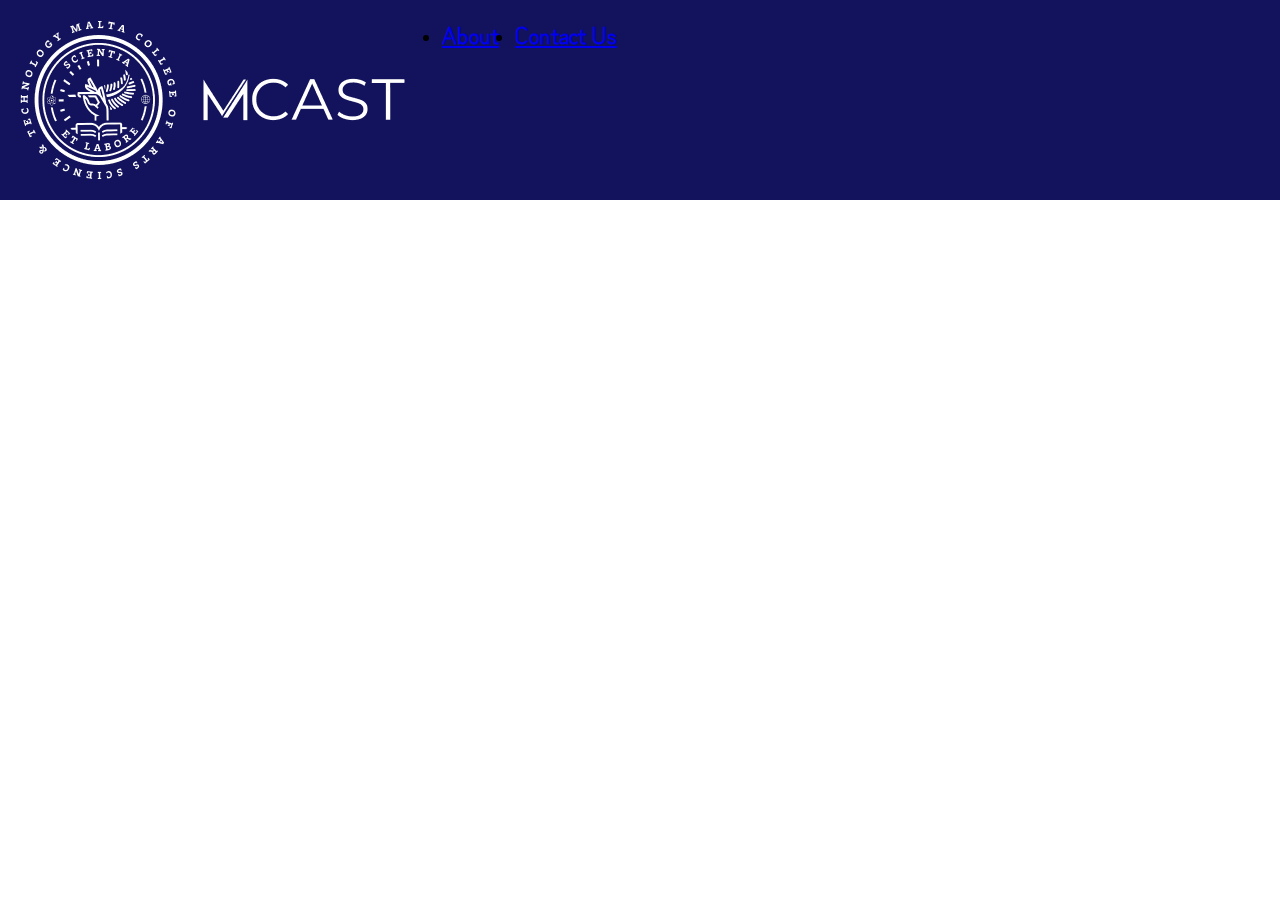
<file: index.html>
<!DOCTYPE html>
<html lang="en">
<head>
    <meta charset="UTF-8">
    <meta name="viewport" content="width=device-width, initial-scale=1.0">
    <link rel="stylesheet" href="style.css">
    <title>MCAST</title>
</head>

<body>
    <main>
        <section id="Banner" class="d-flex bg-dark center">
        <img src="Assets/Primary-White-2.png" alt="MCAST Logo" width= auto height= auto>  
        
        <nav class="btn m-1 p-1">
            <ul class="link-light li-style d-flex gap-2">
                <li><a href="about.html"><h2>About</h2></a></li>
                <li><a href="contact.html"><h2>Contact Us</h2></a></li>
            </ul>
        </nav>
        </section>
    </main>
</body>
</html>
</file>
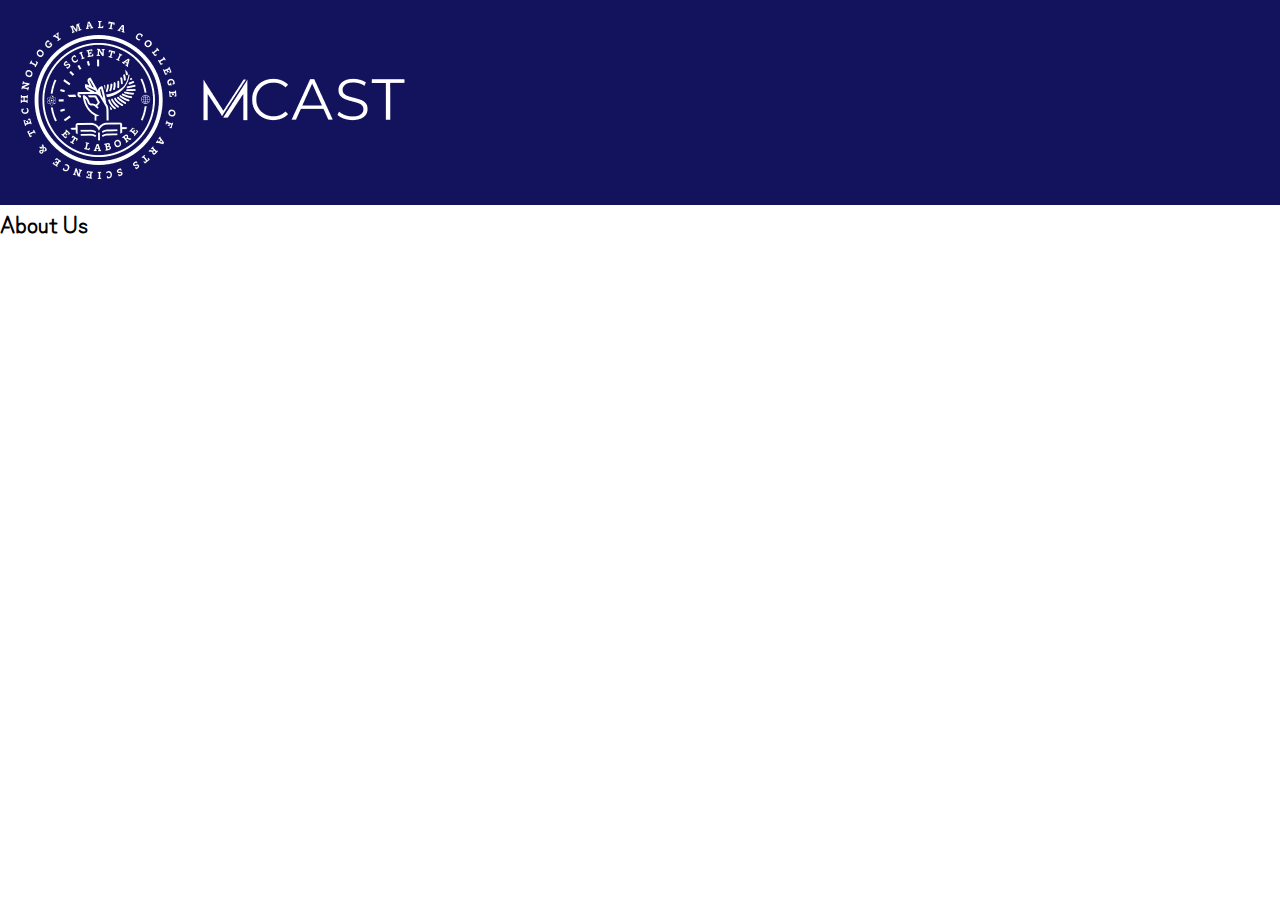
<file: about.html>
<!DOCTYPE html>
<html lang="en">
<head>
    <meta charset="UTF-8">
    <meta name="viewport" content="width=device-width, initial-scale=1.0">
    <link rel="stylesheet" href="style.css">
    <title>About</title>
</head>
<body>
    <main>
        <section id="Banner" class="flex-between bg-dark">
            <nav>
                <a href="index.html">         
                    <img src="Assets/Primary-White-2.png" alt="MCAST Logo" width= auto height= auto> 
                </a>
            </nav> 
        </section>
    </main>
    
    <h2>About Us</h2>
</body>
</html>
</file>
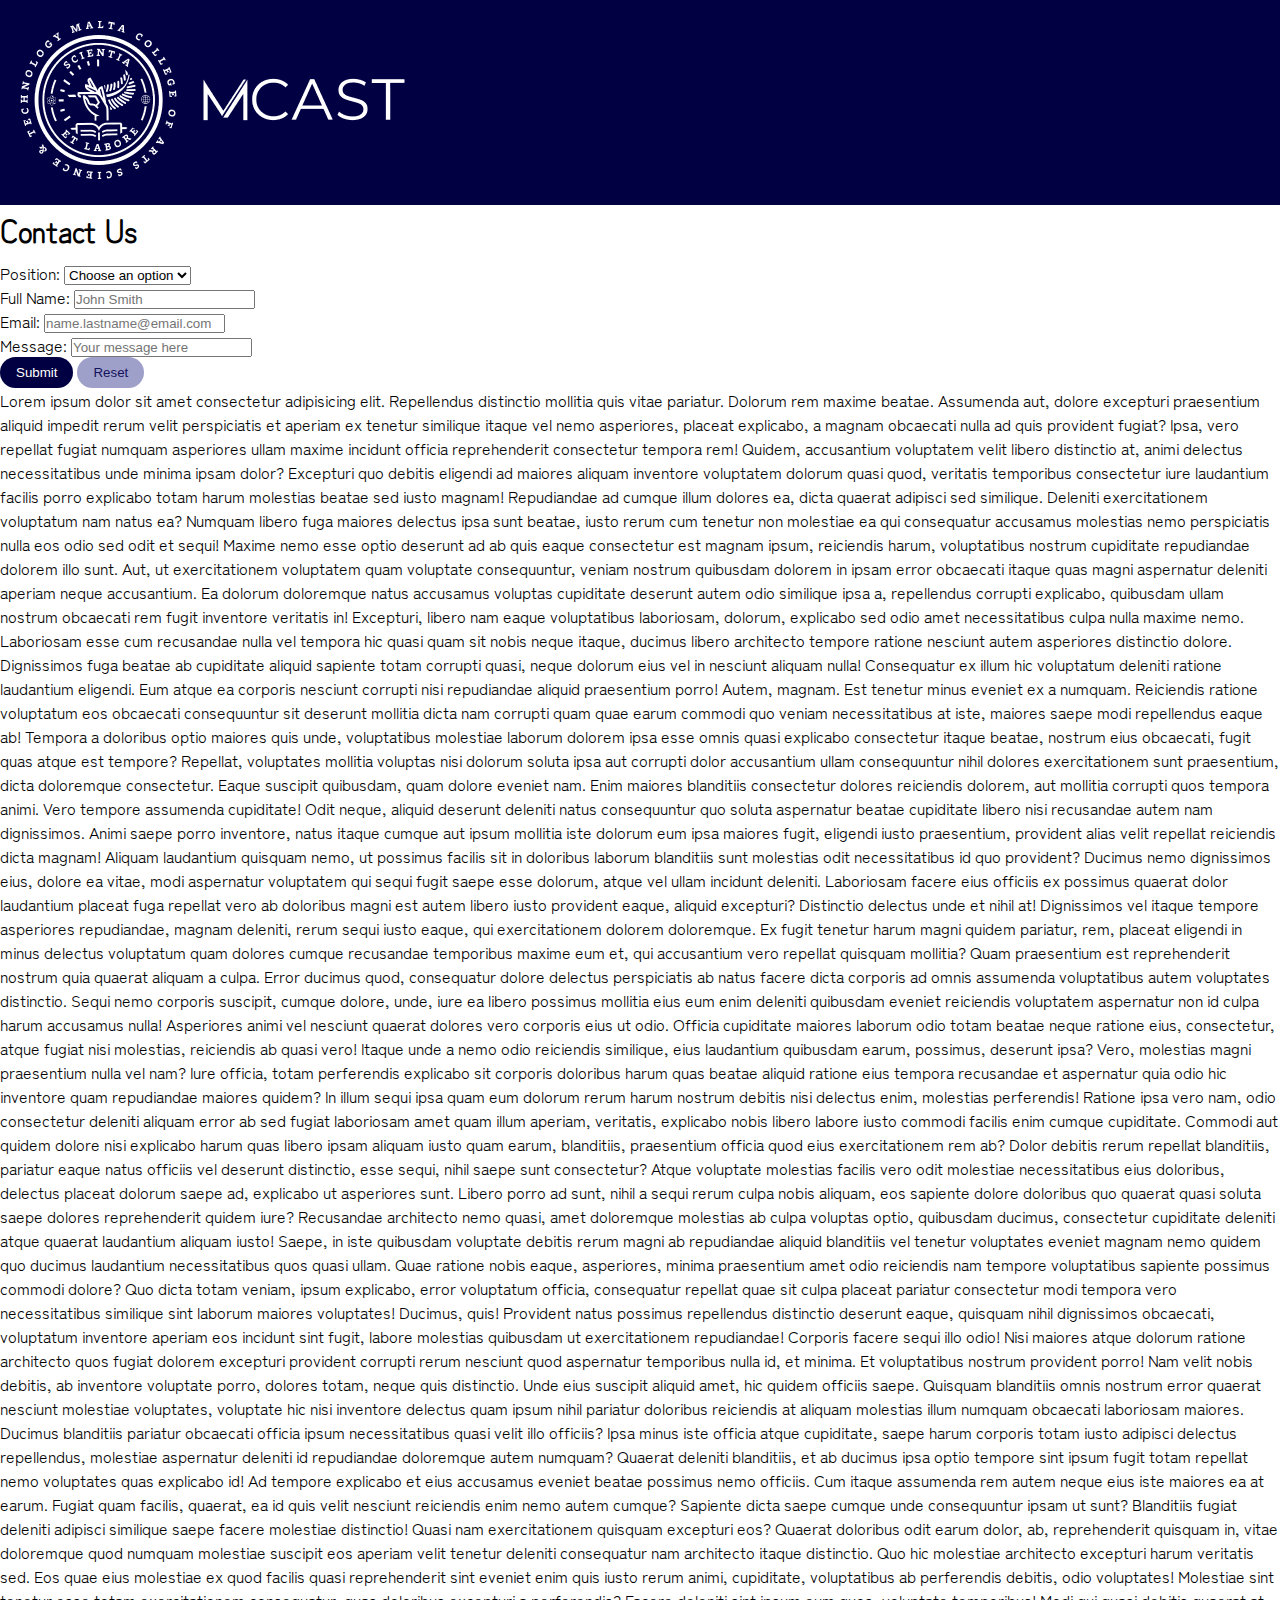
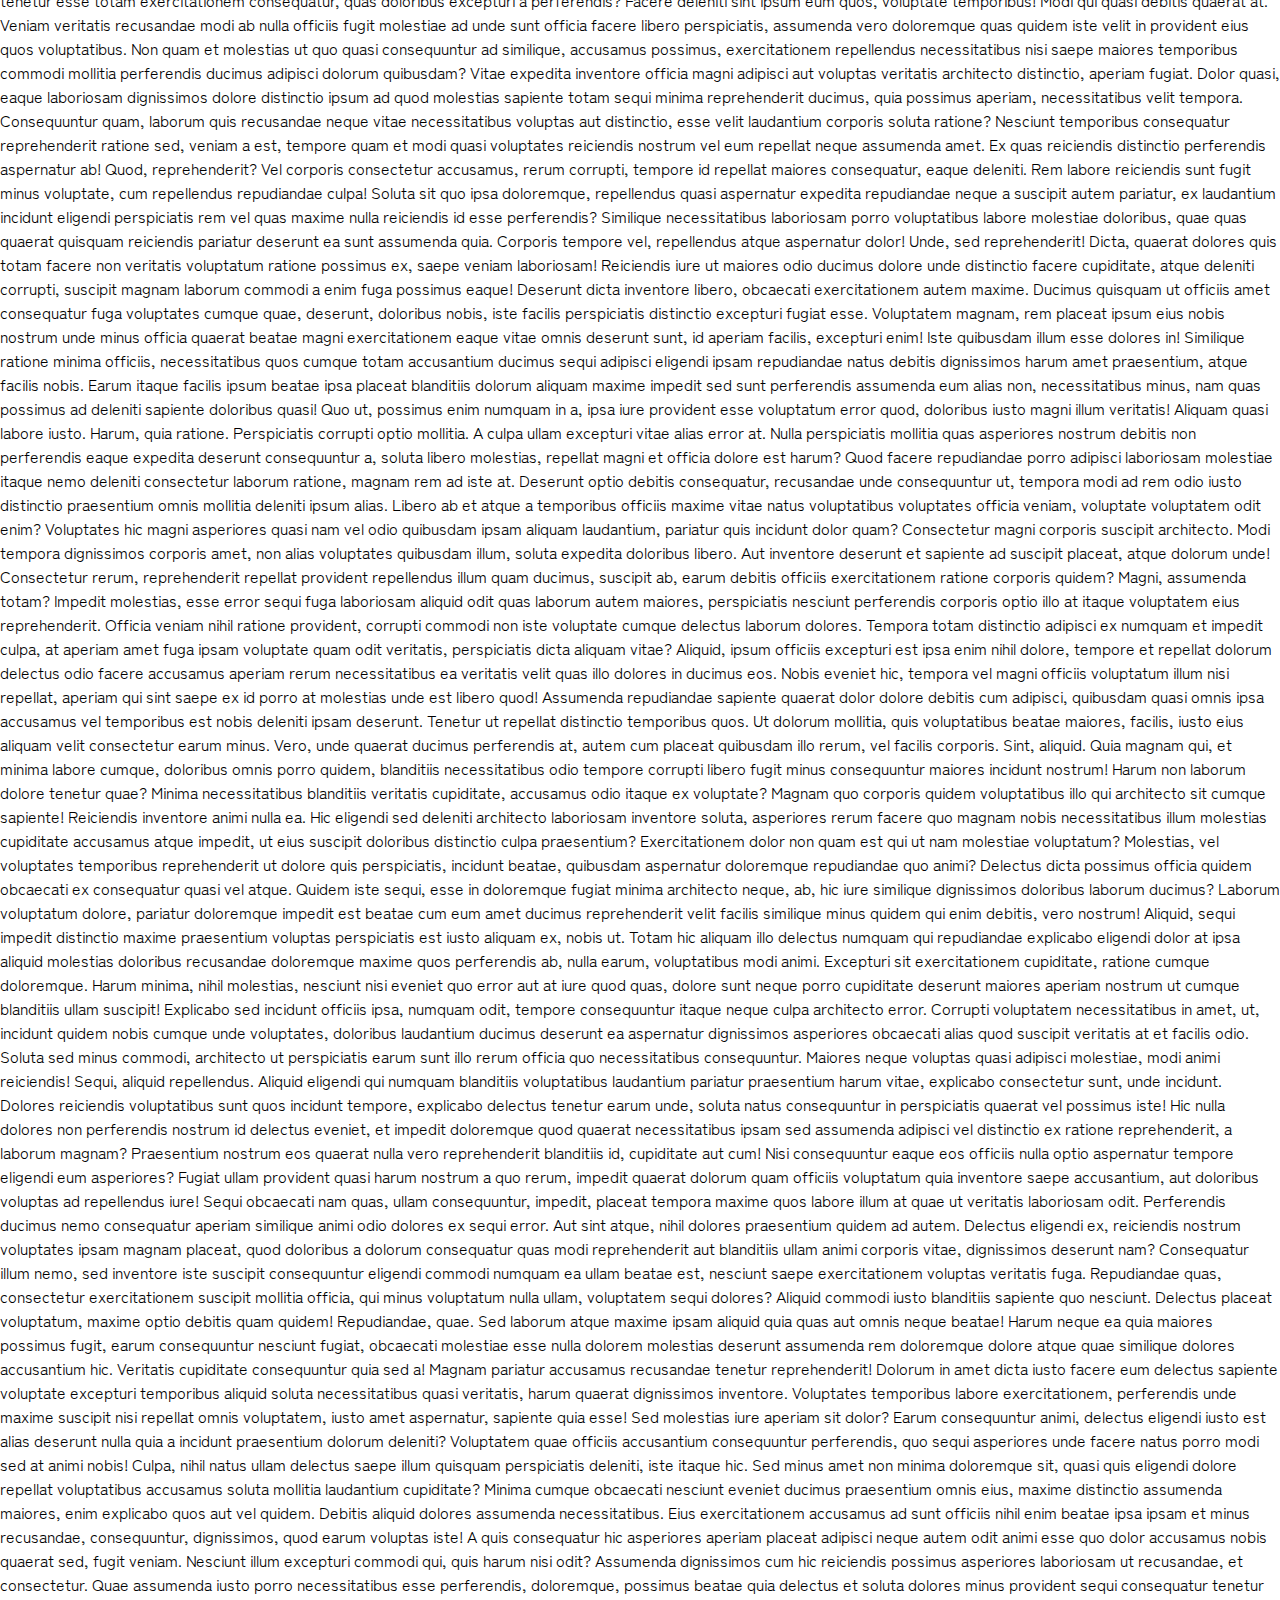
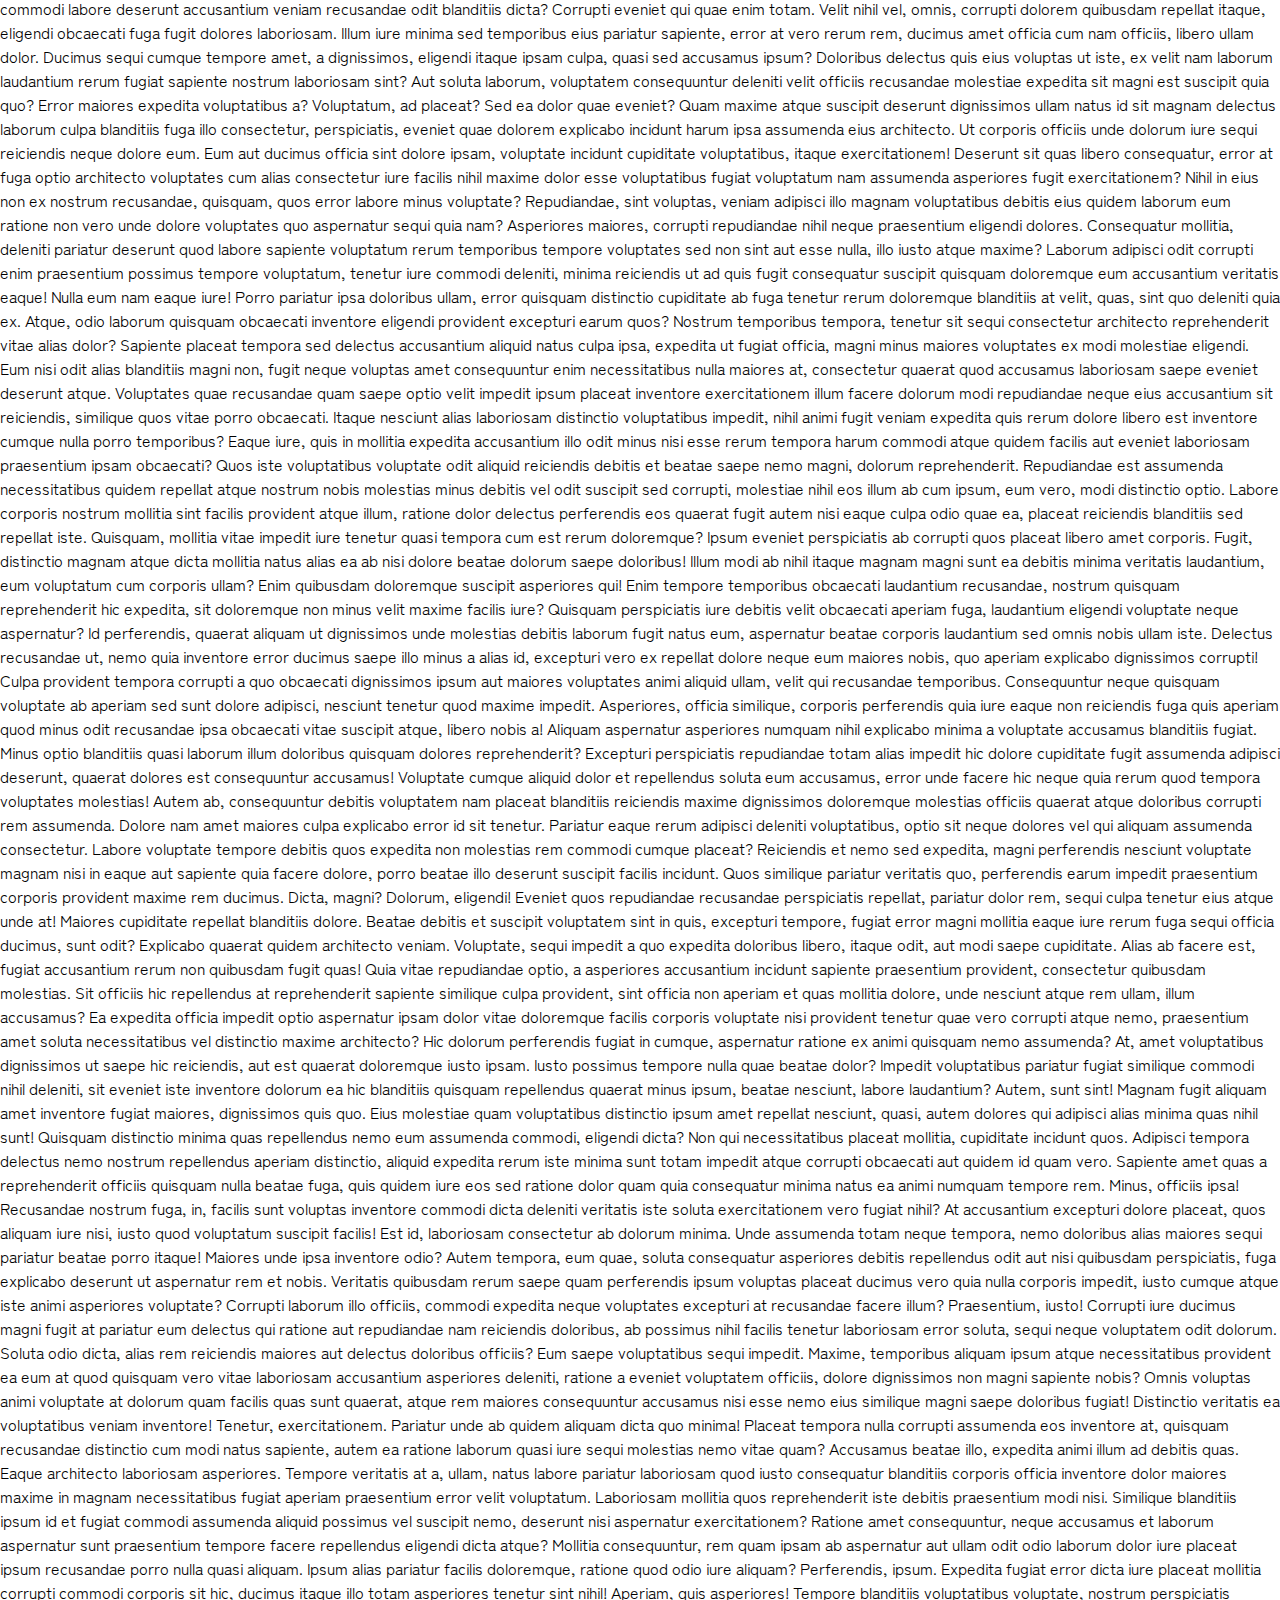
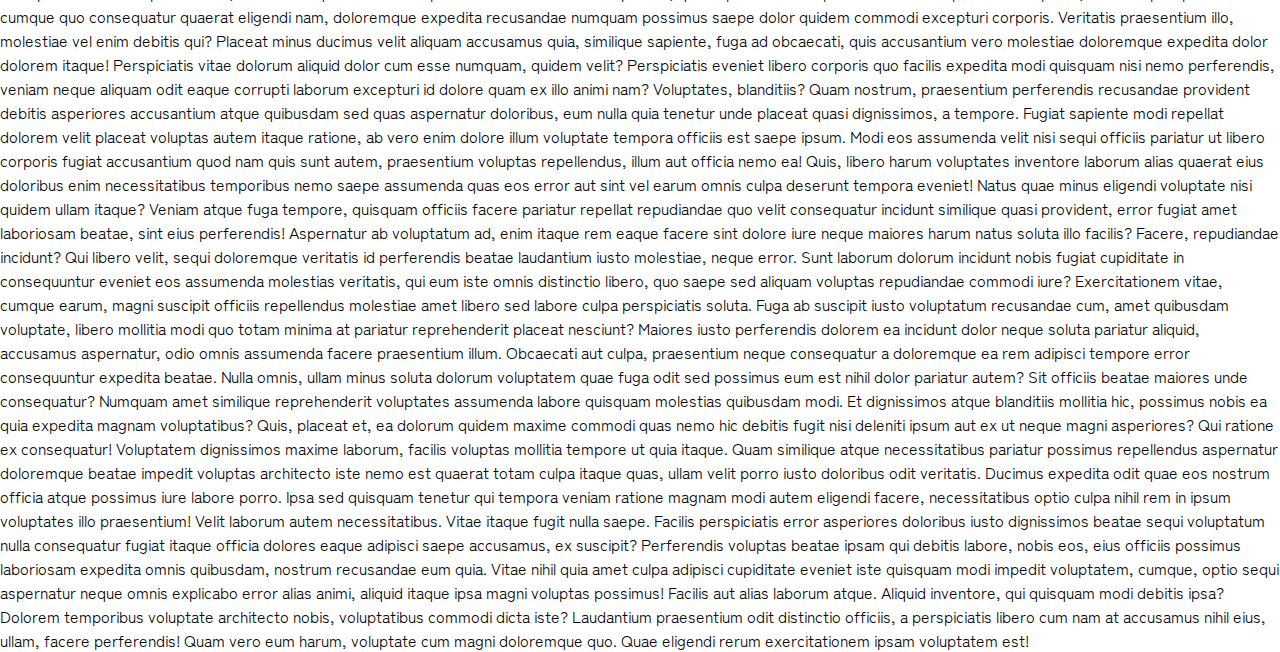
<file: contact.html>
<!DOCTYPE html>
<html lang="en">
<head>
    <meta charset="UTF-8">
    <meta name="viewport" content="width=device-width, initial-scale=1.0">
    <link rel="stylesheet" href="style.css">
    <title>Contact Us</title>
</head>
<body>
    <main>
        <section id="Banner" class="banner-sticky d-flex bg-primary">
            <nav>
                <a href="index.html">         
                    <img src="Assets/Primary-White-2.png" alt="MCAST Logo" width= auto height= auto> 
                </a>
            </nav> 
        </section>
    </main>

    <!-- Contact form-->
    <section>
        <div class="main-hero-area">
            <main class="content-wrapper">
                <section class="about-header">
                    <h1>Contact Us</h1>
                    
                    <form action="mailto:info@mcast.edu.mt" method="post" enctype="text/plain" class="contact-form">
                        <div class="form-group">
                            <label for="input-topic">Position:</label>
                            <select name="Position" id="input-topic" required>
                                <option value="" disabled selected>Choose an option</option>
                                <option value="Student">Student</option>
                                <option value="Teacher">Teacher</option>
                                <option value="Parent">Parent</option>
                            </select>
                        </div>
                        
                        <div class="form-group">
                            <label for="input-name">Full Name:</label>
                            <input type="text" name="name" id="input-name" placeholder="John Smith">
                        </div>
                        
                        <div class="form-group">
                            <label for="input-email">Email:</label>
                            <input type="email" name="email" id="input-email" placeholder="name.lastname@email.com" required>
                        </div>
                        
                        <div class="form-group">
                            <label for="input-message">Message:</label>
                            <input type="text" id="input-message" placeholder="Your message here">
                        </div>
                        
                        <div class="form-buttons">
                            <button type="submit" class="btn btn-primary">Submit</button>
                            <button type="reset" class="btn btn-secondary">Reset</button>
                        </div>
                    </form>
                </main>
            </div>
        </section>

        <section>
            <p>
                Lorem ipsum dolor sit amet consectetur adipisicing elit. Repellendus distinctio mollitia quis vitae pariatur. Dolorum rem maxime beatae. Assumenda aut, dolore excepturi praesentium aliquid impedit rerum velit perspiciatis et aperiam ex tenetur similique itaque vel nemo asperiores, placeat explicabo, a magnam obcaecati nulla ad quis provident fugiat? Ipsa, vero repellat fugiat numquam asperiores ullam maxime incidunt officia reprehenderit consectetur tempora rem! Quidem, accusantium voluptatem velit libero distinctio at, animi delectus necessitatibus unde minima ipsam dolor? Excepturi quo debitis eligendi ad maiores aliquam inventore voluptatem dolorum quasi quod, veritatis temporibus consectetur iure laudantium facilis porro explicabo totam harum molestias beatae sed iusto magnam! Repudiandae ad cumque illum dolores ea, dicta quaerat adipisci sed similique. Deleniti exercitationem voluptatum nam natus ea? Numquam libero fuga maiores delectus ipsa sunt beatae, iusto rerum cum tenetur non molestiae ea qui consequatur accusamus molestias nemo perspiciatis nulla eos odio sed odit et sequi! Maxime nemo esse optio deserunt ad ab quis eaque consectetur est magnam ipsum, reiciendis harum, voluptatibus nostrum cupiditate repudiandae dolorem illo sunt. Aut, ut exercitationem voluptatem quam voluptate consequuntur, veniam nostrum quibusdam dolorem in ipsam error obcaecati itaque quas magni aspernatur deleniti aperiam neque accusantium. Ea dolorum doloremque natus accusamus voluptas cupiditate deserunt autem odio similique ipsa a, repellendus corrupti explicabo, quibusdam ullam nostrum obcaecati rem fugit inventore veritatis in! Excepturi, libero nam eaque voluptatibus laboriosam, dolorum, explicabo sed odio amet necessitatibus culpa nulla maxime nemo. Laboriosam esse cum recusandae nulla vel tempora hic quasi quam sit nobis neque itaque, ducimus libero architecto tempore ratione nesciunt autem asperiores distinctio dolore. Dignissimos fuga beatae ab cupiditate aliquid sapiente totam corrupti quasi, neque dolorum eius vel in nesciunt aliquam nulla! Consequatur ex illum hic voluptatum deleniti ratione laudantium eligendi. Eum atque ea corporis nesciunt corrupti nisi repudiandae aliquid praesentium porro! Autem, magnam. Est tenetur minus eveniet ex a numquam. Reiciendis ratione voluptatum eos obcaecati consequuntur sit deserunt mollitia dicta nam corrupti quam quae earum commodi quo veniam necessitatibus at iste, maiores saepe modi repellendus eaque ab! Tempora a doloribus optio maiores quis unde, voluptatibus molestiae laborum dolorem ipsa esse omnis quasi explicabo consectetur itaque beatae, nostrum eius obcaecati, fugit quas atque est tempore? Repellat, voluptates mollitia voluptas nisi dolorum soluta ipsa aut corrupti dolor accusantium ullam consequuntur nihil dolores exercitationem sunt praesentium, dicta doloremque consectetur. Eaque suscipit quibusdam, quam dolore eveniet nam. Enim maiores blanditiis consectetur dolores reiciendis dolorem, aut mollitia corrupti quos tempora animi. Vero tempore assumenda cupiditate! Odit neque, aliquid deserunt deleniti natus consequuntur quo soluta aspernatur beatae cupiditate libero nisi recusandae autem nam dignissimos. Animi saepe porro inventore, natus itaque cumque aut ipsum mollitia iste dolorum eum ipsa maiores fugit, eligendi iusto praesentium, provident alias velit repellat reiciendis dicta magnam! Aliquam laudantium quisquam nemo, ut possimus facilis sit in doloribus laborum blanditiis sunt molestias odit necessitatibus id quo provident? Ducimus nemo dignissimos eius, dolore ea vitae, modi aspernatur voluptatem qui sequi fugit saepe esse dolorum, atque vel ullam incidunt deleniti. Laboriosam facere eius officiis ex possimus quaerat dolor laudantium placeat fuga repellat vero ab doloribus magni est autem libero iusto provident eaque, aliquid excepturi? Distinctio delectus unde et nihil at! Dignissimos vel itaque tempore asperiores repudiandae, magnam deleniti, rerum sequi iusto eaque, qui exercitationem dolorem doloremque. Ex fugit tenetur harum magni quidem pariatur, rem, placeat eligendi in minus delectus voluptatum quam dolores cumque recusandae temporibus maxime eum et, qui accusantium vero repellat quisquam mollitia? Quam praesentium est reprehenderit nostrum quia quaerat aliquam a culpa. Error ducimus quod, consequatur dolore delectus perspiciatis ab natus facere dicta corporis ad omnis assumenda voluptatibus autem voluptates distinctio. Sequi nemo corporis suscipit, cumque dolore, unde, iure ea libero possimus mollitia eius eum enim deleniti quibusdam eveniet reiciendis voluptatem aspernatur non id culpa harum accusamus nulla! Asperiores animi vel nesciunt quaerat dolores vero corporis eius ut odio. Officia cupiditate maiores laborum odio totam beatae neque ratione eius, consectetur, atque fugiat nisi molestias, reiciendis ab quasi vero! Itaque unde a nemo odio reiciendis similique, eius laudantium quibusdam earum, possimus, deserunt ipsa? Vero, molestias magni praesentium nulla vel nam? Iure officia, totam perferendis explicabo sit corporis doloribus harum quas beatae aliquid ratione eius tempora recusandae et aspernatur quia odio hic inventore quam repudiandae maiores quidem? In illum sequi ipsa quam eum dolorum rerum harum nostrum debitis nisi delectus enim, molestias perferendis! Ratione ipsa vero nam, odio consectetur deleniti aliquam error ab sed fugiat laboriosam amet quam illum aperiam, veritatis, explicabo nobis libero labore iusto commodi facilis enim cumque cupiditate. Commodi aut quidem dolore nisi explicabo harum quas libero ipsam aliquam iusto quam earum, blanditiis, praesentium officia quod eius exercitationem rem ab? Dolor debitis rerum repellat blanditiis, pariatur eaque natus officiis vel deserunt distinctio, esse sequi, nihil saepe sunt consectetur? Atque voluptate molestias facilis vero odit molestiae necessitatibus eius doloribus, delectus placeat dolorum saepe ad, explicabo ut asperiores sunt. Libero porro ad sunt, nihil a sequi rerum culpa nobis aliquam, eos sapiente dolore doloribus quo quaerat quasi soluta saepe dolores reprehenderit quidem iure? Recusandae architecto nemo quasi, amet doloremque molestias ab culpa voluptas optio, quibusdam ducimus, consectetur cupiditate deleniti atque quaerat laudantium aliquam iusto! Saepe, in iste quibusdam voluptate debitis rerum magni ab repudiandae aliquid blanditiis vel tenetur voluptates eveniet magnam nemo quidem quo ducimus laudantium necessitatibus quos quasi ullam. Quae ratione nobis eaque, asperiores, minima praesentium amet odio reiciendis nam tempore voluptatibus sapiente possimus commodi dolore? Quo dicta totam veniam, ipsum explicabo, error voluptatum officia, consequatur repellat quae sit culpa placeat pariatur consectetur modi tempora vero necessitatibus similique sint laborum maiores voluptates! Ducimus, quis! Provident natus possimus repellendus distinctio deserunt eaque, quisquam nihil dignissimos obcaecati, voluptatum inventore aperiam eos incidunt sint fugit, labore molestias quibusdam ut exercitationem repudiandae! Corporis facere sequi illo odio! Nisi maiores atque dolorum ratione architecto quos fugiat dolorem excepturi provident corrupti rerum nesciunt quod aspernatur temporibus nulla id, et minima. Et voluptatibus nostrum provident porro! Nam velit nobis debitis, ab inventore voluptate porro, dolores totam, neque quis distinctio. Unde eius suscipit aliquid amet, hic quidem officiis saepe. Quisquam blanditiis omnis nostrum error quaerat nesciunt molestiae voluptates, voluptate hic nisi inventore delectus quam ipsum nihil pariatur doloribus reiciendis at aliquam molestias illum numquam obcaecati laboriosam maiores. Ducimus blanditiis pariatur obcaecati officia ipsum necessitatibus quasi velit illo officiis? Ipsa minus iste officia atque cupiditate, saepe harum corporis totam iusto adipisci delectus repellendus, molestiae aspernatur deleniti id repudiandae doloremque autem numquam? Quaerat deleniti blanditiis, et ab ducimus ipsa optio tempore sint ipsum fugit totam repellat nemo voluptates quas explicabo id! Ad tempore explicabo et eius accusamus eveniet beatae possimus nemo officiis. Cum itaque assumenda rem autem neque eius iste maiores ea at earum. Fugiat quam facilis, quaerat, ea id quis velit nesciunt reiciendis enim nemo autem cumque? Sapiente dicta saepe cumque unde consequuntur ipsam ut sunt? Blanditiis fugiat deleniti adipisci similique saepe facere molestiae distinctio! Quasi nam exercitationem quisquam excepturi eos? Quaerat doloribus odit earum dolor, ab, reprehenderit quisquam in, vitae doloremque quod numquam molestiae suscipit eos aperiam velit tenetur deleniti consequatur nam architecto itaque distinctio. Quo hic molestiae architecto excepturi harum veritatis sed. Eos quae eius molestiae ex quod facilis quasi reprehenderit sint eveniet enim quis iusto rerum animi, cupiditate, voluptatibus ab perferendis debitis, odio voluptates! Molestiae sint tenetur esse totam exercitationem consequatur, quas doloribus excepturi a perferendis? Facere deleniti sint ipsum eum quos, voluptate temporibus! Modi qui quasi debitis quaerat at. Veniam veritatis recusandae modi ab nulla officiis fugit molestiae ad unde sunt officia facere libero perspiciatis, assumenda vero doloremque quas quidem iste velit in provident eius quos voluptatibus. Non quam et molestias ut quo quasi consequuntur ad similique, accusamus possimus, exercitationem repellendus necessitatibus nisi saepe maiores temporibus commodi mollitia perferendis ducimus adipisci dolorum quibusdam? Vitae expedita inventore officia magni adipisci aut voluptas veritatis architecto distinctio, aperiam fugiat. Dolor quasi, eaque laboriosam dignissimos dolore distinctio ipsum ad quod molestias sapiente totam sequi minima reprehenderit ducimus, quia possimus aperiam, necessitatibus velit tempora. Consequuntur quam, laborum quis recusandae neque vitae necessitatibus voluptas aut distinctio, esse velit laudantium corporis soluta ratione? Nesciunt temporibus consequatur reprehenderit ratione sed, veniam a est, tempore quam et modi quasi voluptates reiciendis nostrum vel eum repellat neque assumenda amet. Ex quas reiciendis distinctio perferendis aspernatur ab! Quod, reprehenderit? Vel corporis consectetur accusamus, rerum corrupti, tempore id repellat maiores consequatur, eaque deleniti. Rem labore reiciendis sunt fugit minus voluptate, cum repellendus repudiandae culpa! Soluta sit quo ipsa doloremque, repellendus quasi aspernatur expedita repudiandae neque a suscipit autem pariatur, ex laudantium incidunt eligendi perspiciatis rem vel quas maxime nulla reiciendis id esse perferendis? Similique necessitatibus laboriosam porro voluptatibus labore molestiae doloribus, quae quas quaerat quisquam reiciendis pariatur deserunt ea sunt assumenda quia. Corporis tempore vel, repellendus atque aspernatur dolor! Unde, sed reprehenderit! Dicta, quaerat dolores quis totam facere non veritatis voluptatum ratione possimus ex, saepe veniam laboriosam! Reiciendis iure ut maiores odio ducimus dolore unde distinctio facere cupiditate, atque deleniti corrupti, suscipit magnam laborum commodi a enim fuga possimus eaque! Deserunt dicta inventore libero, obcaecati exercitationem autem maxime. Ducimus quisquam ut officiis amet consequatur fuga voluptates cumque quae, deserunt, doloribus nobis, iste facilis perspiciatis distinctio excepturi fugiat esse. Voluptatem magnam, rem placeat ipsum eius nobis nostrum unde minus officia quaerat beatae magni exercitationem eaque vitae omnis deserunt sunt, id aperiam facilis, excepturi enim! Iste quibusdam illum esse dolores in! Similique ratione minima officiis, necessitatibus quos cumque totam accusantium ducimus sequi adipisci eligendi ipsam repudiandae natus debitis dignissimos harum amet praesentium, atque facilis nobis. Earum itaque facilis ipsum beatae ipsa placeat blanditiis dolorum aliquam maxime impedit sed sunt perferendis assumenda eum alias non, necessitatibus minus, nam quas possimus ad deleniti sapiente doloribus quasi! Quo ut, possimus enim numquam in a, ipsa iure provident esse voluptatum error quod, doloribus iusto magni illum veritatis! Aliquam quasi labore iusto. Harum, quia ratione. Perspiciatis corrupti optio mollitia. A culpa ullam excepturi vitae alias error at. Nulla perspiciatis mollitia quas asperiores nostrum debitis non perferendis eaque expedita deserunt consequuntur a, soluta libero molestias, repellat magni et officia dolore est harum? Quod facere repudiandae porro adipisci laboriosam molestiae itaque nemo deleniti consectetur laborum ratione, magnam rem ad iste at. Deserunt optio debitis consequatur, recusandae unde consequuntur ut, tempora modi ad rem odio iusto distinctio praesentium omnis mollitia deleniti ipsum alias. Libero ab et atque a temporibus officiis maxime vitae natus voluptatibus voluptates officia veniam, voluptate voluptatem odit enim? Voluptates hic magni asperiores quasi nam vel odio quibusdam ipsam aliquam laudantium, pariatur quis incidunt dolor quam? Consectetur magni corporis suscipit architecto. Modi tempora dignissimos corporis amet, non alias voluptates quibusdam illum, soluta expedita doloribus libero. Aut inventore deserunt et sapiente ad suscipit placeat, atque dolorum unde! Consectetur rerum, reprehenderit repellat provident repellendus illum quam ducimus, suscipit ab, earum debitis officiis exercitationem ratione corporis quidem? Magni, assumenda totam? Impedit molestias, esse error sequi fuga laboriosam aliquid odit quas laborum autem maiores, perspiciatis nesciunt perferendis corporis optio illo at itaque voluptatem eius reprehenderit. Officia veniam nihil ratione provident, corrupti commodi non iste voluptate cumque delectus laborum dolores. Tempora totam distinctio adipisci ex numquam et impedit culpa, at aperiam amet fuga ipsam voluptate quam odit veritatis, perspiciatis dicta aliquam vitae? Aliquid, ipsum officiis excepturi est ipsa enim nihil dolore, tempore et repellat dolorum delectus odio facere accusamus aperiam rerum necessitatibus ea veritatis velit quas illo dolores in ducimus eos. Nobis eveniet hic, tempora vel magni officiis voluptatum illum nisi repellat, aperiam qui sint saepe ex id porro at molestias unde est libero quod! Assumenda repudiandae sapiente quaerat dolor dolore debitis cum adipisci, quibusdam quasi omnis ipsa accusamus vel temporibus est nobis deleniti ipsam deserunt. Tenetur ut repellat distinctio temporibus quos. Ut dolorum mollitia, quis voluptatibus beatae maiores, facilis, iusto eius aliquam velit consectetur earum minus. Vero, unde quaerat ducimus perferendis at, autem cum placeat quibusdam illo rerum, vel facilis corporis. Sint, aliquid. Quia magnam qui, et minima labore cumque, doloribus omnis porro quidem, blanditiis necessitatibus odio tempore corrupti libero fugit minus consequuntur maiores incidunt nostrum! Harum non laborum dolore tenetur quae? Minima necessitatibus blanditiis veritatis cupiditate, accusamus odio itaque ex voluptate? Magnam quo corporis quidem voluptatibus illo qui architecto sit cumque sapiente! Reiciendis inventore animi nulla ea. Hic eligendi sed deleniti architecto laboriosam inventore soluta, asperiores rerum facere quo magnam nobis necessitatibus illum molestias cupiditate accusamus atque impedit, ut eius suscipit doloribus distinctio culpa praesentium? Exercitationem dolor non quam est qui ut nam molestiae voluptatum? Molestias, vel voluptates temporibus reprehenderit ut dolore quis perspiciatis, incidunt beatae, quibusdam aspernatur doloremque repudiandae quo animi? Delectus dicta possimus officia quidem obcaecati ex consequatur quasi vel atque. Quidem iste sequi, esse in doloremque fugiat minima architecto neque, ab, hic iure similique dignissimos doloribus laborum ducimus? Laborum voluptatum dolore, pariatur doloremque impedit est beatae cum eum amet ducimus reprehenderit velit facilis similique minus quidem qui enim debitis, vero nostrum! Aliquid, sequi impedit distinctio maxime praesentium voluptas perspiciatis est iusto aliquam ex, nobis ut. Totam hic aliquam illo delectus numquam qui repudiandae explicabo eligendi dolor at ipsa aliquid molestias doloribus recusandae doloremque maxime quos perferendis ab, nulla earum, voluptatibus modi animi. Excepturi sit exercitationem cupiditate, ratione cumque doloremque. Harum minima, nihil molestias, nesciunt nisi eveniet quo error aut at iure quod quas, dolore sunt neque porro cupiditate deserunt maiores aperiam nostrum ut cumque blanditiis ullam suscipit! Explicabo sed incidunt officiis ipsa, numquam odit, tempore consequuntur itaque neque culpa architecto error. Corrupti voluptatem necessitatibus in amet, ut, incidunt quidem nobis cumque unde voluptates, doloribus laudantium ducimus deserunt ea aspernatur dignissimos asperiores obcaecati alias quod suscipit veritatis at et facilis odio. Soluta sed minus commodi, architecto ut perspiciatis earum sunt illo rerum officia quo necessitatibus consequuntur. Maiores neque voluptas quasi adipisci molestiae, modi animi reiciendis! Sequi, aliquid repellendus. Aliquid eligendi qui numquam blanditiis voluptatibus laudantium pariatur praesentium harum vitae, explicabo consectetur sunt, unde incidunt. Dolores reiciendis voluptatibus sunt quos incidunt tempore, explicabo delectus tenetur earum unde, soluta natus consequuntur in perspiciatis quaerat vel possimus iste! Hic nulla dolores non perferendis nostrum id delectus eveniet, et impedit doloremque quod quaerat necessitatibus ipsam sed assumenda adipisci vel distinctio ex ratione reprehenderit, a laborum magnam? Praesentium nostrum eos quaerat nulla vero reprehenderit blanditiis id, cupiditate aut cum! Nisi consequuntur eaque eos officiis nulla optio aspernatur tempore eligendi eum asperiores? Fugiat ullam provident quasi harum nostrum a quo rerum, impedit quaerat dolorum quam officiis voluptatum quia inventore saepe accusantium, aut doloribus voluptas ad repellendus iure! Sequi obcaecati nam quas, ullam consequuntur, impedit, placeat tempora maxime quos labore illum at quae ut veritatis laboriosam odit. Perferendis ducimus nemo consequatur aperiam similique animi odio dolores ex sequi error. Aut sint atque, nihil dolores praesentium quidem ad autem. Delectus eligendi ex, reiciendis nostrum voluptates ipsam magnam placeat, quod doloribus a dolorum consequatur quas modi reprehenderit aut blanditiis ullam animi corporis vitae, dignissimos deserunt nam? Consequatur illum nemo, sed inventore iste suscipit consequuntur eligendi commodi numquam ea ullam beatae est, nesciunt saepe exercitationem voluptas veritatis fuga. Repudiandae quas, consectetur exercitationem suscipit mollitia officia, qui minus voluptatum nulla ullam, voluptatem sequi dolores? Aliquid commodi iusto blanditiis sapiente quo nesciunt. Delectus placeat voluptatum, maxime optio debitis quam quidem! Repudiandae, quae. Sed laborum atque maxime ipsam aliquid quia quas aut omnis neque beatae! Harum neque ea quia maiores possimus fugit, earum consequuntur nesciunt fugiat, obcaecati molestiae esse nulla dolorem molestias deserunt assumenda rem doloremque dolore atque quae similique dolores accusantium hic. Veritatis cupiditate consequuntur quia sed a! Magnam pariatur accusamus recusandae tenetur reprehenderit! Dolorum in amet dicta iusto facere eum delectus sapiente voluptate excepturi temporibus aliquid soluta necessitatibus quasi veritatis, harum quaerat dignissimos inventore. Voluptates temporibus labore exercitationem, perferendis unde maxime suscipit nisi repellat omnis voluptatem, iusto amet aspernatur, sapiente quia esse! Sed molestias iure aperiam sit dolor? Earum consequuntur animi, delectus eligendi iusto est alias deserunt nulla quia a incidunt praesentium dolorum deleniti? Voluptatem quae officiis accusantium consequuntur perferendis, quo sequi asperiores unde facere natus porro modi sed at animi nobis! Culpa, nihil natus ullam delectus saepe illum quisquam perspiciatis deleniti, iste itaque hic. Sed minus amet non minima doloremque sit, quasi quis eligendi dolore repellat voluptatibus accusamus soluta mollitia laudantium cupiditate? Minima cumque obcaecati nesciunt eveniet ducimus praesentium omnis eius, maxime distinctio assumenda maiores, enim explicabo quos aut vel quidem. Debitis aliquid dolores assumenda necessitatibus. Eius exercitationem accusamus ad sunt officiis nihil enim beatae ipsa ipsam et minus recusandae, consequuntur, dignissimos, quod earum voluptas iste! A quis consequatur hic asperiores aperiam placeat adipisci neque autem odit animi esse quo dolor accusamus nobis quaerat sed, fugit veniam. Nesciunt illum excepturi commodi qui, quis harum nisi odit? Assumenda dignissimos cum hic reiciendis possimus asperiores laboriosam ut recusandae, et consectetur. Quae assumenda iusto porro necessitatibus esse perferendis, doloremque, possimus beatae quia delectus et soluta dolores minus provident sequi consequatur tenetur commodi labore deserunt accusantium veniam recusandae odit blanditiis dicta? Corrupti eveniet qui quae enim totam. Velit nihil vel, omnis, corrupti dolorem quibusdam repellat itaque, eligendi obcaecati fuga fugit dolores laboriosam. Illum iure minima sed temporibus eius pariatur sapiente, error at vero rerum rem, ducimus amet officia cum nam officiis, libero ullam dolor. Ducimus sequi cumque tempore amet, a dignissimos, eligendi itaque ipsam culpa, quasi sed accusamus ipsum? Doloribus delectus quis eius voluptas ut iste, ex velit nam laborum laudantium rerum fugiat sapiente nostrum laboriosam sint? Aut soluta laborum, voluptatem consequuntur deleniti velit officiis recusandae molestiae expedita sit magni est suscipit quia quo? Error maiores expedita voluptatibus a? Voluptatum, ad placeat? Sed ea dolor quae eveniet? Quam maxime atque suscipit deserunt dignissimos ullam natus id sit magnam delectus laborum culpa blanditiis fuga illo consectetur, perspiciatis, eveniet quae dolorem explicabo incidunt harum ipsa assumenda eius architecto. Ut corporis officiis unde dolorum iure sequi reiciendis neque dolore eum. Eum aut ducimus officia sint dolore ipsam, voluptate incidunt cupiditate voluptatibus, itaque exercitationem! Deserunt sit quas libero consequatur, error at fuga optio architecto voluptates cum alias consectetur iure facilis nihil maxime dolor esse voluptatibus fugiat voluptatum nam assumenda asperiores fugit exercitationem? Nihil in eius non ex nostrum recusandae, quisquam, quos error labore minus voluptate? Repudiandae, sint voluptas, veniam adipisci illo magnam voluptatibus debitis eius quidem laborum eum ratione non vero unde dolore voluptates quo aspernatur sequi quia nam? Asperiores maiores, corrupti repudiandae nihil neque praesentium eligendi dolores. Consequatur mollitia, deleniti pariatur deserunt quod labore sapiente voluptatum rerum temporibus tempore voluptates sed non sint aut esse nulla, illo iusto atque maxime? Laborum adipisci odit corrupti enim praesentium possimus tempore voluptatum, tenetur iure commodi deleniti, minima reiciendis ut ad quis fugit consequatur suscipit quisquam doloremque eum accusantium veritatis eaque! Nulla eum nam eaque iure! Porro pariatur ipsa doloribus ullam, error quisquam distinctio cupiditate ab fuga tenetur rerum doloremque blanditiis at velit, quas, sint quo deleniti quia ex. Atque, odio laborum quisquam obcaecati inventore eligendi provident excepturi earum quos? Nostrum temporibus tempora, tenetur sit sequi consectetur architecto reprehenderit vitae alias dolor? Sapiente placeat tempora sed delectus accusantium aliquid natus culpa ipsa, expedita ut fugiat officia, magni minus maiores voluptates ex modi molestiae eligendi. Eum nisi odit alias blanditiis magni non, fugit neque voluptas amet consequuntur enim necessitatibus nulla maiores at, consectetur quaerat quod accusamus laboriosam saepe eveniet deserunt atque. Voluptates quae recusandae quam saepe optio velit impedit ipsum placeat inventore exercitationem illum facere dolorum modi repudiandae neque eius accusantium sit reiciendis, similique quos vitae porro obcaecati. Itaque nesciunt alias laboriosam distinctio voluptatibus impedit, nihil animi fugit veniam expedita quis rerum dolore libero est inventore cumque nulla porro temporibus? Eaque iure, quis in mollitia expedita accusantium illo odit minus nisi esse rerum tempora harum commodi atque quidem facilis aut eveniet laboriosam praesentium ipsam obcaecati? Quos iste voluptatibus voluptate odit aliquid reiciendis debitis et beatae saepe nemo magni, dolorum reprehenderit. Repudiandae est assumenda necessitatibus quidem repellat atque nostrum nobis molestias minus debitis vel odit suscipit sed corrupti, molestiae nihil eos illum ab cum ipsum, eum vero, modi distinctio optio. Labore corporis nostrum mollitia sint facilis provident atque illum, ratione dolor delectus perferendis eos quaerat fugit autem nisi eaque culpa odio quae ea, placeat reiciendis blanditiis sed repellat iste. Quisquam, mollitia vitae impedit iure tenetur quasi tempora cum est rerum doloremque? Ipsum eveniet perspiciatis ab corrupti quos placeat libero amet corporis. Fugit, distinctio magnam atque dicta mollitia natus alias ea ab nisi dolore beatae dolorum saepe doloribus! Illum modi ab nihil itaque magnam magni sunt ea debitis minima veritatis laudantium, eum voluptatum cum corporis ullam? Enim quibusdam doloremque suscipit asperiores qui! Enim tempore temporibus obcaecati laudantium recusandae, nostrum quisquam reprehenderit hic expedita, sit doloremque non minus velit maxime facilis iure? Quisquam perspiciatis iure debitis velit obcaecati aperiam fuga, laudantium eligendi voluptate neque aspernatur? Id perferendis, quaerat aliquam ut dignissimos unde molestias debitis laborum fugit natus eum, aspernatur beatae corporis laudantium sed omnis nobis ullam iste. Delectus recusandae ut, nemo quia inventore error ducimus saepe illo minus a alias id, excepturi vero ex repellat dolore neque eum maiores nobis, quo aperiam explicabo dignissimos corrupti! Culpa provident tempora corrupti a quo obcaecati dignissimos ipsum aut maiores voluptates animi aliquid ullam, velit qui recusandae temporibus. Consequuntur neque quisquam voluptate ab aperiam sed sunt dolore adipisci, nesciunt tenetur quod maxime impedit. Asperiores, officia similique, corporis perferendis quia iure eaque non reiciendis fuga quis aperiam quod minus odit recusandae ipsa obcaecati vitae suscipit atque, libero nobis a! Aliquam aspernatur asperiores numquam nihil explicabo minima a voluptate accusamus blanditiis fugiat. Minus optio blanditiis quasi laborum illum doloribus quisquam dolores reprehenderit? Excepturi perspiciatis repudiandae totam alias impedit hic dolore cupiditate fugit assumenda adipisci deserunt, quaerat dolores est consequuntur accusamus! Voluptate cumque aliquid dolor et repellendus soluta eum accusamus, error unde facere hic neque quia rerum quod tempora voluptates molestias! Autem ab, consequuntur debitis voluptatem nam placeat blanditiis reiciendis maxime dignissimos doloremque molestias officiis quaerat atque doloribus corrupti rem assumenda. Dolore nam amet maiores culpa explicabo error id sit tenetur. Pariatur eaque rerum adipisci deleniti voluptatibus, optio sit neque dolores vel qui aliquam assumenda consectetur. Labore voluptate tempore debitis quos expedita non molestias rem commodi cumque placeat? Reiciendis et nemo sed expedita, magni perferendis nesciunt voluptate magnam nisi in eaque aut sapiente quia facere dolore, porro beatae illo deserunt suscipit facilis incidunt. Quos similique pariatur veritatis quo, perferendis earum impedit praesentium corporis provident maxime rem ducimus. Dicta, magni? Dolorum, eligendi! Eveniet quos repudiandae recusandae perspiciatis repellat, pariatur dolor rem, sequi culpa tenetur eius atque unde at! Maiores cupiditate repellat blanditiis dolore. Beatae debitis et suscipit voluptatem sint in quis, excepturi tempore, fugiat error magni mollitia eaque iure rerum fuga sequi officia ducimus, sunt odit? Explicabo quaerat quidem architecto veniam. Voluptate, sequi impedit a quo expedita doloribus libero, itaque odit, aut modi saepe cupiditate. Alias ab facere est, fugiat accusantium rerum non quibusdam fugit quas! Quia vitae repudiandae optio, a asperiores accusantium incidunt sapiente praesentium provident, consectetur quibusdam molestias. Sit officiis hic repellendus at reprehenderit sapiente similique culpa provident, sint officia non aperiam et quas mollitia dolore, unde nesciunt atque rem ullam, illum accusamus? Ea expedita officia impedit optio aspernatur ipsam dolor vitae doloremque facilis corporis voluptate nisi provident tenetur quae vero corrupti atque nemo, praesentium amet soluta necessitatibus vel distinctio maxime architecto? Hic dolorum perferendis fugiat in cumque, aspernatur ratione ex animi quisquam nemo assumenda? At, amet voluptatibus dignissimos ut saepe hic reiciendis, aut est quaerat doloremque iusto ipsam. Iusto possimus tempore nulla quae beatae dolor? Impedit voluptatibus pariatur fugiat similique commodi nihil deleniti, sit eveniet iste inventore dolorum ea hic blanditiis quisquam repellendus quaerat minus ipsum, beatae nesciunt, labore laudantium? Autem, sunt sint! Magnam fugit aliquam amet inventore fugiat maiores, dignissimos quis quo. Eius molestiae quam voluptatibus distinctio ipsum amet repellat nesciunt, quasi, autem dolores qui adipisci alias minima quas nihil sunt! Quisquam distinctio minima quas repellendus nemo eum assumenda commodi, eligendi dicta? Non qui necessitatibus placeat mollitia, cupiditate incidunt quos. Adipisci tempora delectus nemo nostrum repellendus aperiam distinctio, aliquid expedita rerum iste minima sunt totam impedit atque corrupti obcaecati aut quidem id quam vero. Sapiente amet quas a reprehenderit officiis quisquam nulla beatae fuga, quis quidem iure eos sed ratione dolor quam quia consequatur minima natus ea animi numquam tempore rem. Minus, officiis ipsa! Recusandae nostrum fuga, in, facilis sunt voluptas inventore commodi dicta deleniti veritatis iste soluta exercitationem vero fugiat nihil? At accusantium excepturi dolore placeat, quos aliquam iure nisi, iusto quod voluptatum suscipit facilis! Est id, laboriosam consectetur ab dolorum minima. Unde assumenda totam neque tempora, nemo doloribus alias maiores sequi pariatur beatae porro itaque! Maiores unde ipsa inventore odio? Autem tempora, eum quae, soluta consequatur asperiores debitis repellendus odit aut nisi quibusdam perspiciatis, fuga explicabo deserunt ut aspernatur rem et nobis. Veritatis quibusdam rerum saepe quam perferendis ipsum voluptas placeat ducimus vero quia nulla corporis impedit, iusto cumque atque iste animi asperiores voluptate? Corrupti laborum illo officiis, commodi expedita neque voluptates excepturi at recusandae facere illum? Praesentium, iusto! Corrupti iure ducimus magni fugit at pariatur eum delectus qui ratione aut repudiandae nam reiciendis doloribus, ab possimus nihil facilis tenetur laboriosam error soluta, sequi neque voluptatem odit dolorum. Soluta odio dicta, alias rem reiciendis maiores aut delectus doloribus officiis? Eum saepe voluptatibus sequi impedit. Maxime, temporibus aliquam ipsum atque necessitatibus provident ea eum at quod quisquam vero vitae laboriosam accusantium asperiores deleniti, ratione a eveniet voluptatem officiis, dolore dignissimos non magni sapiente nobis? Omnis voluptas animi voluptate at dolorum quam facilis quas sunt quaerat, atque rem maiores consequuntur accusamus nisi esse nemo eius similique magni saepe doloribus fugiat! Distinctio veritatis ea voluptatibus veniam inventore! Tenetur, exercitationem. Pariatur unde ab quidem aliquam dicta quo minima! Placeat tempora nulla corrupti assumenda eos inventore at, quisquam recusandae distinctio cum modi natus sapiente, autem ea ratione laborum quasi iure sequi molestias nemo vitae quam? Accusamus beatae illo, expedita animi illum ad debitis quas. Eaque architecto laboriosam asperiores. Tempore veritatis at a, ullam, natus labore pariatur laboriosam quod iusto consequatur blanditiis corporis officia inventore dolor maiores maxime in magnam necessitatibus fugiat aperiam praesentium error velit voluptatum. Laboriosam mollitia quos reprehenderit iste debitis praesentium modi nisi. Similique blanditiis ipsum id et fugiat commodi assumenda aliquid possimus vel suscipit nemo, deserunt nisi aspernatur exercitationem? Ratione amet consequuntur, neque accusamus et laborum aspernatur sunt praesentium tempore facere repellendus eligendi dicta atque? Mollitia consequuntur, rem quam ipsam ab aspernatur aut ullam odit odio laborum dolor iure placeat ipsum recusandae porro nulla quasi aliquam. Ipsum alias pariatur facilis doloremque, ratione quod odio iure aliquam? Perferendis, ipsum. Expedita fugiat error dicta iure placeat mollitia corrupti commodi corporis sit hic, ducimus itaque illo totam asperiores tenetur sint nihil! Aperiam, quis asperiores! Tempore blanditiis voluptatibus voluptate, nostrum perspiciatis cumque quo consequatur quaerat eligendi nam, doloremque expedita recusandae numquam possimus saepe dolor quidem commodi excepturi corporis. Veritatis praesentium illo, molestiae vel enim debitis qui? Placeat minus ducimus velit aliquam accusamus quia, similique sapiente, fuga ad obcaecati, quis accusantium vero molestiae doloremque expedita dolor dolorem itaque! Perspiciatis vitae dolorum aliquid dolor cum esse numquam, quidem velit? Perspiciatis eveniet libero corporis quo facilis expedita modi quisquam nisi nemo perferendis, veniam neque aliquam odit eaque corrupti laborum excepturi id dolore quam ex illo animi nam? Voluptates, blanditiis? Quam nostrum, praesentium perferendis recusandae provident debitis asperiores accusantium atque quibusdam sed quas aspernatur doloribus, eum nulla quia tenetur unde placeat quasi dignissimos, a tempore. Fugiat sapiente modi repellat dolorem velit placeat voluptas autem itaque ratione, ab vero enim dolore illum voluptate tempora officiis est saepe ipsum. Modi eos assumenda velit nisi sequi officiis pariatur ut libero corporis fugiat accusantium quod nam quis sunt autem, praesentium voluptas repellendus, illum aut officia nemo ea! Quis, libero harum voluptates inventore laborum alias quaerat eius doloribus enim necessitatibus temporibus nemo saepe assumenda quas eos error aut sint vel earum omnis culpa deserunt tempora eveniet! Natus quae minus eligendi voluptate nisi quidem ullam itaque? Veniam atque fuga tempore, quisquam officiis facere pariatur repellat repudiandae quo velit consequatur incidunt similique quasi provident, error fugiat amet laboriosam beatae, sint eius perferendis! Aspernatur ab voluptatum ad, enim itaque rem eaque facere sint dolore iure neque maiores harum natus soluta illo facilis? Facere, repudiandae incidunt? Qui libero velit, sequi doloremque veritatis id perferendis beatae laudantium iusto molestiae, neque error. Sunt laborum dolorum incidunt nobis fugiat cupiditate in consequuntur eveniet eos assumenda molestias veritatis, qui eum iste omnis distinctio libero, quo saepe sed aliquam voluptas repudiandae commodi iure? Exercitationem vitae, cumque earum, magni suscipit officiis repellendus molestiae amet libero sed labore culpa perspiciatis soluta. Fuga ab suscipit iusto voluptatum recusandae cum, amet quibusdam voluptate, libero mollitia modi quo totam minima at pariatur reprehenderit placeat nesciunt? Maiores iusto perferendis dolorem ea incidunt dolor neque soluta pariatur aliquid, accusamus aspernatur, odio omnis assumenda facere praesentium illum. Obcaecati aut culpa, praesentium neque consequatur a doloremque ea rem adipisci tempore error consequuntur expedita beatae. Nulla omnis, ullam minus soluta dolorum voluptatem quae fuga odit sed possimus eum est nihil dolor pariatur autem? Sit officiis beatae maiores unde consequatur? Numquam amet similique reprehenderit voluptates assumenda labore quisquam molestias quibusdam modi. Et dignissimos atque blanditiis mollitia hic, possimus nobis ea quia expedita magnam voluptatibus? Quis, placeat et, ea dolorum quidem maxime commodi quas nemo hic debitis fugit nisi deleniti ipsum aut ex ut neque magni asperiores? Qui ratione ex consequatur! Voluptatem dignissimos maxime laborum, facilis voluptas mollitia tempore ut quia itaque. Quam similique atque necessitatibus pariatur possimus repellendus aspernatur doloremque beatae impedit voluptas architecto iste nemo est quaerat totam culpa itaque quas, ullam velit porro iusto doloribus odit veritatis. Ducimus expedita odit quae eos nostrum officia atque possimus iure labore porro. Ipsa sed quisquam tenetur qui tempora veniam ratione magnam modi autem eligendi facere, necessitatibus optio culpa nihil rem in ipsum voluptates illo praesentium! Velit laborum autem necessitatibus. Vitae itaque fugit nulla saepe. Facilis perspiciatis error asperiores doloribus iusto dignissimos beatae sequi voluptatum nulla consequatur fugiat itaque officia dolores eaque adipisci saepe accusamus, ex suscipit? Perferendis voluptas beatae ipsam qui debitis labore, nobis eos, eius officiis possimus laboriosam expedita omnis quibusdam, nostrum recusandae eum quia. Vitae nihil quia amet culpa adipisci cupiditate eveniet iste quisquam modi impedit voluptatem, cumque, optio sequi aspernatur neque omnis explicabo error alias animi, aliquid itaque ipsa magni voluptas possimus! Facilis aut alias laborum atque. Aliquid inventore, qui quisquam modi debitis ipsa? Dolorem temporibus voluptate architecto nobis, voluptatibus commodi dicta iste? Laudantium praesentium odit distinctio officiis, a perspiciatis libero cum nam at accusamus nihil eius, ullam, facere perferendis! Quam vero eum harum, voluptate cum magni doloremque quo. Quae eligendi rerum exercitationem ipsam voluptatem est!
            </p>
        </section>
    </body>
    </html>
</file>
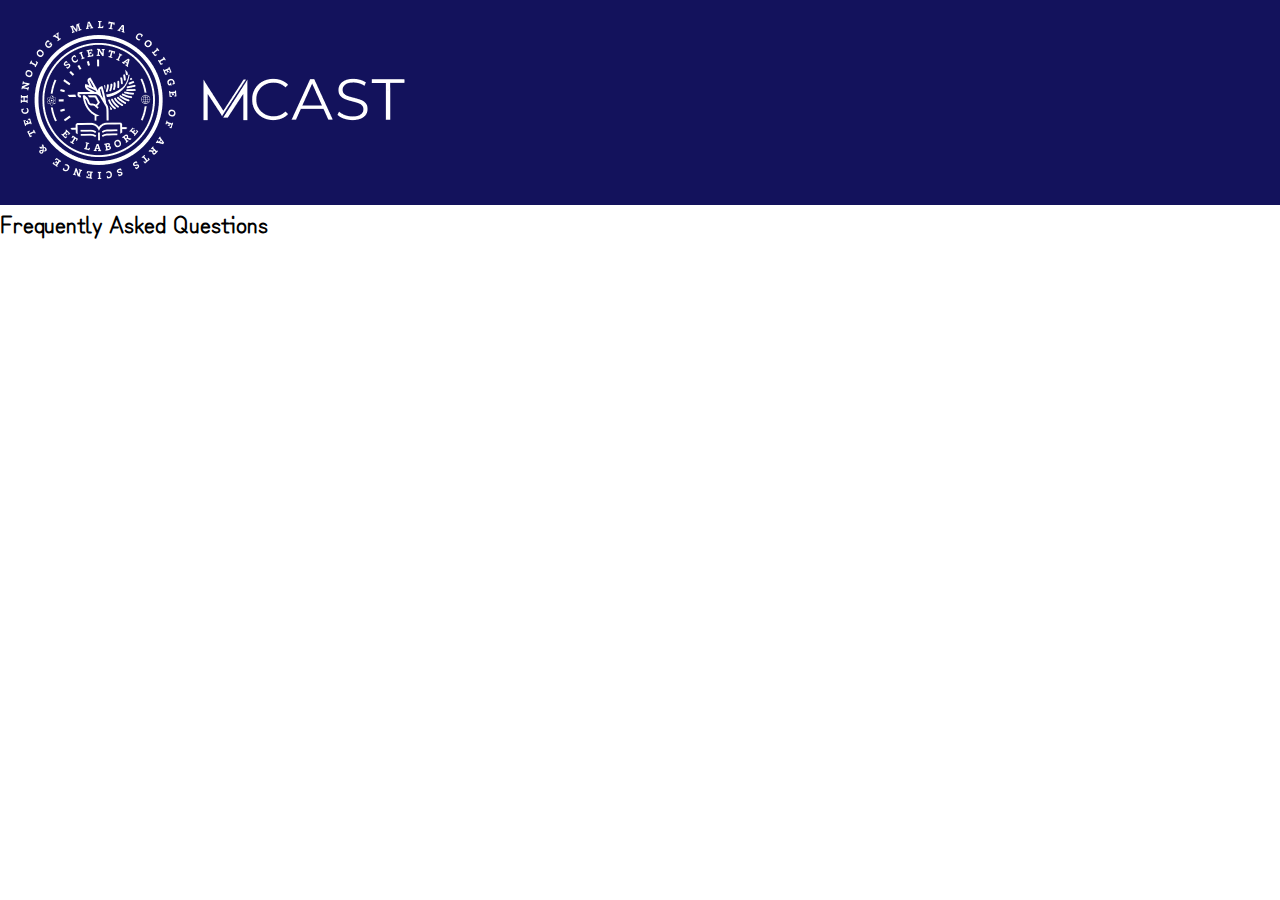
<file: faq.html>
<!DOCTYPE html>
<html lang="en">
<head>
    <meta charset="UTF-8">
    <meta name="viewport" content="width=device-width, initial-scale=1.0">
    <link rel="stylesheet" href="style.css">
    <title>Frequently Asked Questions</title>
</head>
<body>
    <main>
        <section id="Banner" class="flex-between bg-dark">
            <nav>
                <a href="index.html">         
                    <img src="Assets/Primary-White-2.png" alt="MCAST Logo" width= auto height= auto> 
                </a>
            </nav> 
            <!-- Navigation Bar -->
            
        </section>
    </main>
    <h2>Frequently Asked Questions</h2>
</body>
</html>
</file>
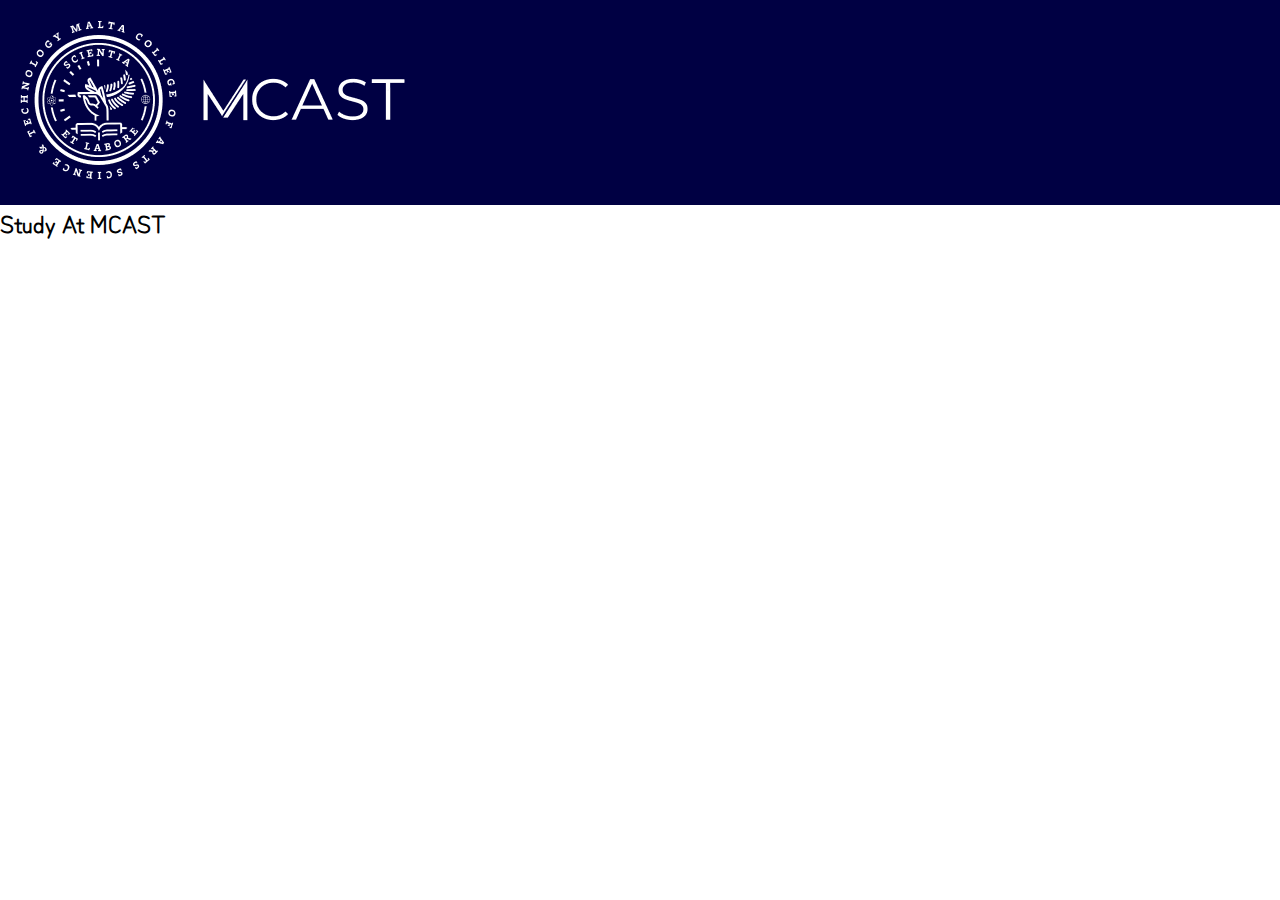
<file: study.html>
<!DOCTYPE html>
<html lang="en">
<head>
    <meta charset="UTF-8">
    <meta name="viewport" content="width=device-width, initial-scale=1.0">
    <link rel="stylesheet" href="style.css">
    <title>Study At MCAST</title>
</head>
<body>
    <main>
        <section id="Banner" class="flex-between bg-primary">
            <nav>
                <a href="index.html">         
                    <img src="Assets/Primary-White-2.png" alt="MCAST Logo" width= auto height= auto> 
                </a>
            </nav> 
            <!-- Navigation Bar -->
            
        </section>
    </main>
    <h2>Study At MCAST</h2>
</body>
</html>
</file>
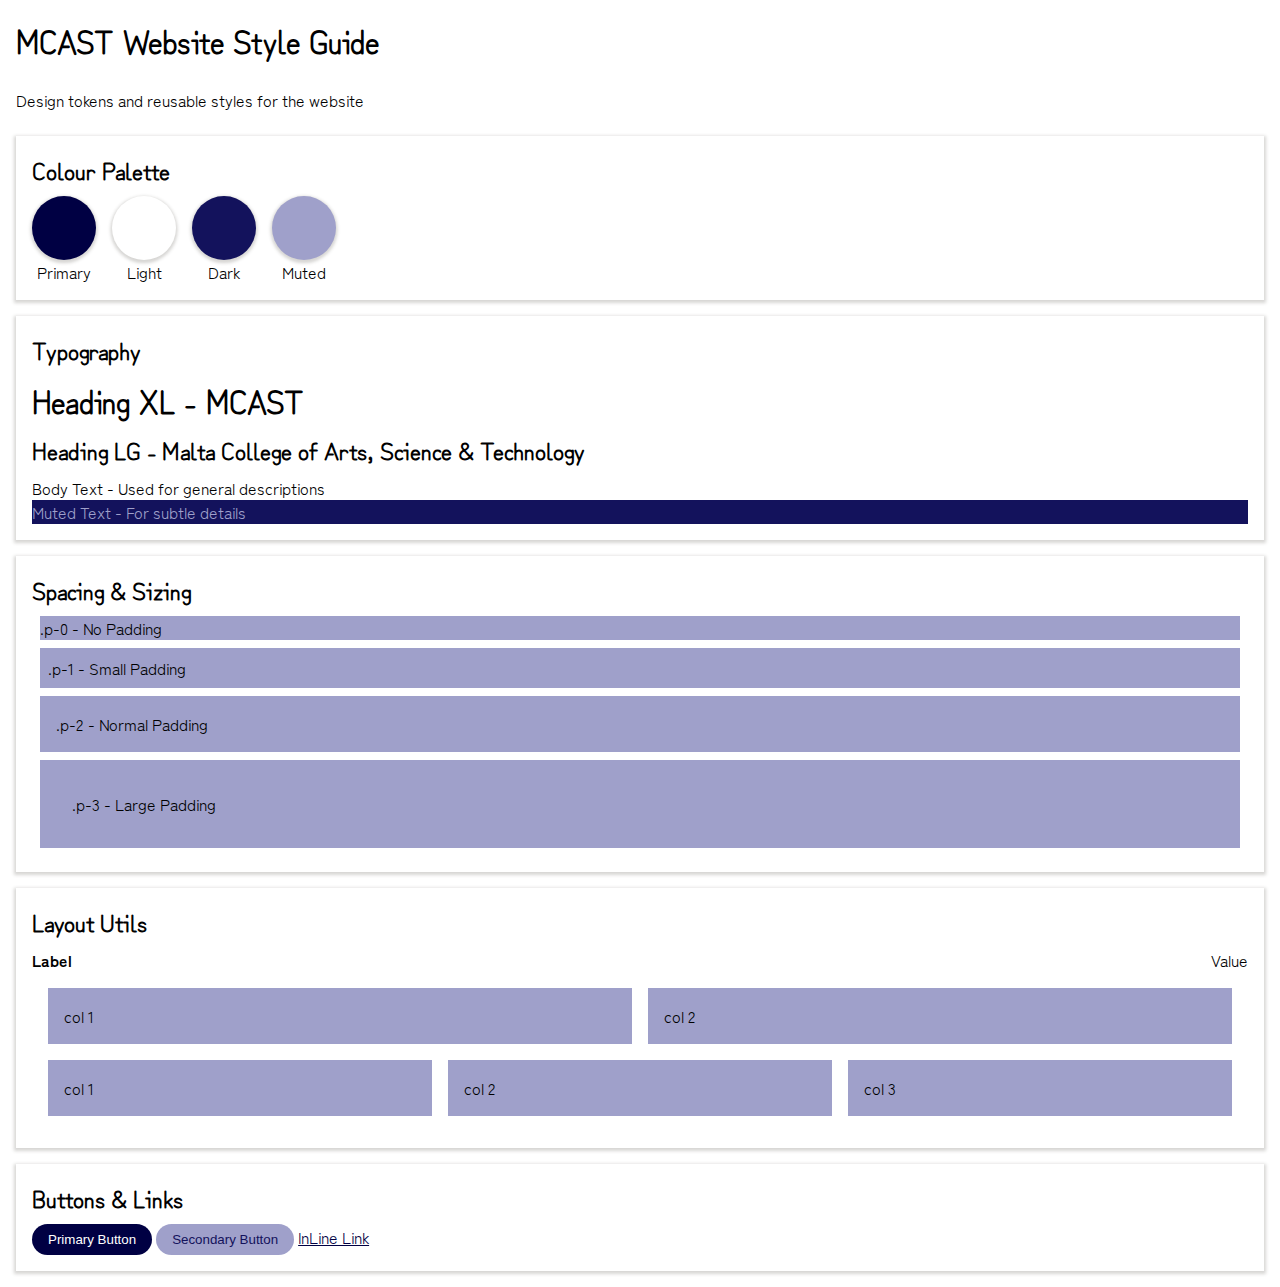
<file: style-guide.html>
<!DOCTYPE html>
<html lang="en">
<head>
    <meta charset="UTF-8">
    <meta name="viewport" content="width=device-width, initial-scale=1.0">
    
    <link rel="stylesheet" href="style.css">

    <title>MCAST Website Style Guide</title>
</head>
<body>
    
    <main>
        <h1 class ="m-1 p-1">MCAST Website Style Guide</h1>
        <p class ="m-1 p-1">Design tokens and reusable styles for the website</p>

        <!-- Colour Palette -->
        <section id="colours" class="m-2 p-2 shadow-dark">
            <h2>Colour Palette</h2>

            <article class="swatches d-flex gap-2">

                <!-- Colour Swatch -->
                <div class="swatch">
                    <div class="swatch-value bg-primary"></div>
                    <p class="swatch-name">Primary</p>
                </div>

                <!-- Colour Swatch -->
                <div class="swatch">
                    <div class="swatch-value bg-light"></div>
                    <p class="swatch-name">Light</p>
                </div>

                <!-- Colour Swatch -->
                <div class="swatch">
                    <div class="swatch-value bg-dark"></div>
                    <p class="swatch-name">Dark</p>
                </div>

                <!-- Colour Swatch -->
                <div class="swatch">
                    <div class="swatch-value bg-muted"></div>
                    <p class="swatch-name">Muted</p>
                </div>
                

                
                
            </article>

        </section>

        <!-- Typography & Fonts -->
        <section id="typography" class="m-2 p-2 shadow-dark">
            <h2>Typography</h2>
            
            <h1 class="heading-xl">Heading XL - MCAST</h1>
            <h2 class="heading-lg">Heading LG - Malta College of Arts, Science & Technology</h2>
            <p>Body Text - Used for general descriptions</p>
            <p class="text-muted bg-dark">Muted Text - For subtle details</p>
        </section>

        <!-- Spacing & Sizing -->
            <section id="spacing" class="m-2 p-2 shadow-dark">
                <h2>Spacing & Sizing</h2>

                <div class="bg-muted p-0 m-1">.p-0 - No Padding</div>
                <div class="bg-muted p-1 m-1">.p-1 - Small Padding</div>
                <div class="bg-muted p-2 m-1">.p-2 - Normal Padding</div>
                <div class="bg-muted p-3 m-1">.p-3 - Large Padding</div>
        
        </section>

        <!-- Layout Utils -->
        <section id="layout" class="m-2 p-2 shadow-dark">
            <h2>Layout Utils</h2>
        
            <div class="d-flex flex-between">
                <strong>Label</strong> <!-- Bold -->
                <span>Value</span> <!-- Text -->
            </div>

            <div class="grid-2col gap-2 m-2">
                <div class="bg-muted p-2">col 1</div>
                <div class="bg-muted p-2">col 2</div>
            </div>

            <div class="grid-3col gap-2 m-2">
                <div class="bg-muted p-2">col 1</div>
                <div class="bg-muted p-2">col 2</div>
                <div class="bg-muted p-2">col 3</div>
            </div>

        </section>

        <!-- Buttons & Links -->
        <section id="buttons" class="m-2 p-2 shadow-dark">
            <h2>Buttons & Links</h2>
            
            <button class="btn btn-primary">Primary Button</button>
            <button class="btn btn-secondary">Secondary Button</button>
            <a href="#" class="link">InLine Link</a>
            <!-- ^^ THESE BUTTONS DON'T DO ANYTHING YET ^^ -->
            
        </section>

    </main>

</body>
</html>
</file>
<file: style.css>
@import url('https://fonts.googleapis.com/css2?family=Zen+Kaku+Gothic+New&family=Zen+Kurenaido&display=swap');

/* Variables for this website */
:root {
    --primary: #000043;
    --light: #ffffff;
    --dark: #13125c;
    --muted: #9fa0ca;
    --shadow-dark: 0 0.1rem 0.2rem 0.1rem #36302933;
    --shadow-light: 0 0.1rem 0.2rem 0.1rem #ffffff80;

    --font-normal: "Zen Kaku Gothic New", Arial, sans-serif;
    --font-heading: "Zen Kurenaido", Arial, sans-serif;

    --space-0: 0; /* 0px */
    --space-1: 0.5rem; /* 8px */
    --space-2: 1rem; /* 16px */
    --space-3: 2rem; /* 32px */

}

/* CSS Reset */

* {
    margin: 0;
    padding: 0;
}

body {
    font-family: var(--font-normal);
    line-height: 1.5;
}

h1, h2, h3, h4, h5, h6 {
    font-family: var(--font-heading);
    margin-bottom: 0.5rem;
}

/************** BUTTONS **************/
.btn {
    border: none;
    border-radius: var(--space-2);
    padding: var(--space-1) var(--space-2);
    cursor: pointer;
}

.btn-primary {
    background-color: var(--primary);
    color: var(--light);
}

.btn-secondary {
    background-color: var(--muted);
    color: var(--dark);
}

.link {
    color: var(--primary);
    text-decoration: underline;
}

/************** COLOURS **************/
.bg-primary { background-color: var(--primary); }
.bg-light { background-color: var(--light); }
.bg-dark { background-color: var(--dark); }
.bg-muted { background-color: var(--muted); }

.text-primary { color: var(--primary); }
.text-light { color: var(--light); }
.text-dark { color: var(--dark); }
.text-muted { color: var(--muted); }

.shadow-dark { box-shadow: var(--shadow-dark); }
.shadow-light { box-shadow: var(--shadow-light); }

/************** LAYOUT **************/
.container {
    max-width: 1280px;
    margin: var(--space-2) auto var(--space-0);
}

.d-flex { display: flex; }

.flex-between{ justify-content: space-between; }

.grid-2col {
    display: grid;
    grid-template-columns: repeat(2, 1fr); /*repeats 1fr twice*/
}

.grid-3col {
    display: grid;
    grid-template-columns: repeat(3, 1fr); /*repeats 1fr three times*/
}

/************** SPACING **************/
.m-0 { margin: var(--space-0); }
.m-1 { margin: var(--space-1); }
.m-2 { margin: var(--space-2); }
.m-3 { margin: var(--space-3); }

.p-0 { padding: var(--space-0); }
.p-1 { padding: var(--space-1); }
.p-2 { padding: var(--space-2); }
.p-3 { padding: var(--space-3); }

.gap-0 { gap: var(--space-0); }
.gap-1 { gap: var(--space-1); }
.gap-2 { gap: var(--space-2); }
.gap-3 { gap: var(--space-3); }

/************** SWATCHES **************/
.swatches {
    display: flex; /* organizes children elements in a line */
    
}

.swatch .swatch-value {
    aspect-ratio: 1 / 1;
    width: 4rem; /* em - root font size (16px) */
    border-radius: 100%;
    box-shadow: 0 0.1rem 0.2rem 0.1rem rgba(54, 48, 41, 0.2);
}

.swatch .swatch-name {
    text-align: center;
}
</file>
